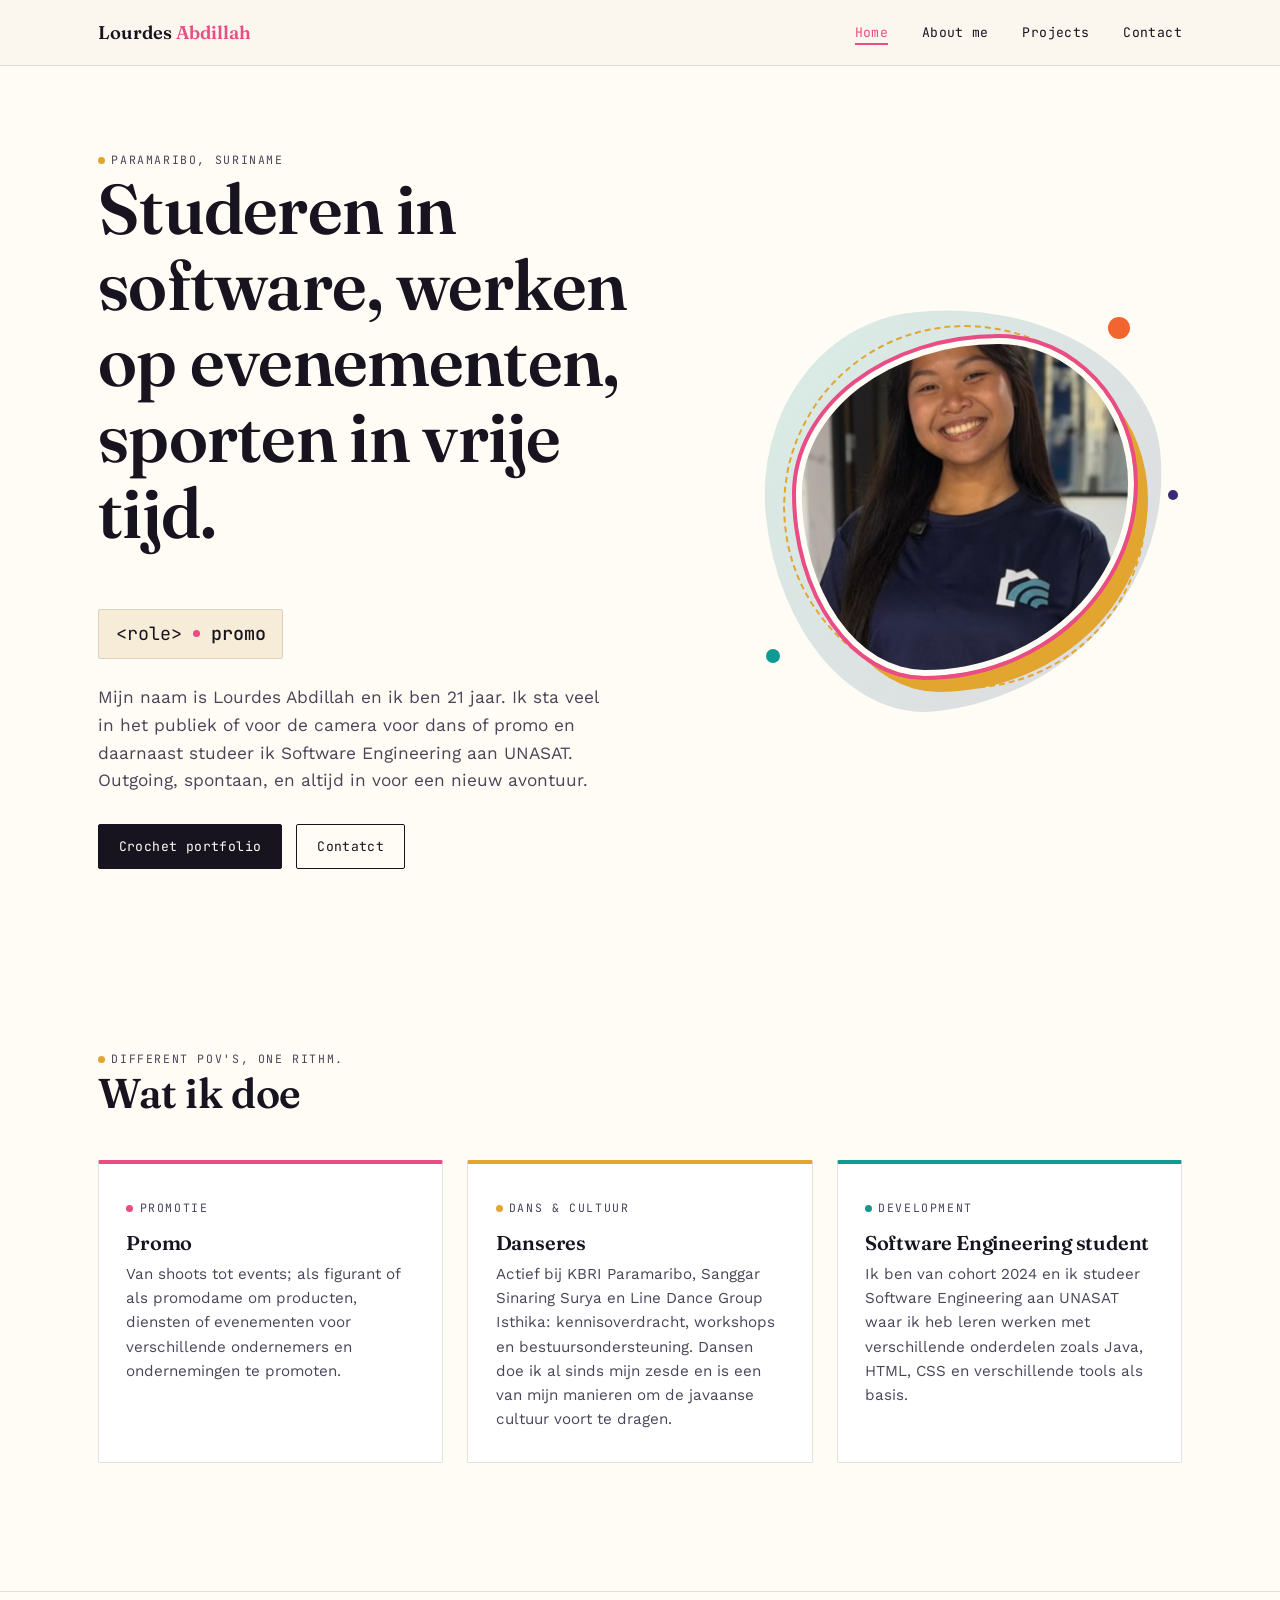
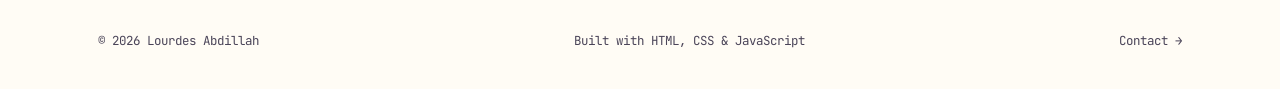
<file: index.html>
<!DOCTYPE html>
<html lang="nl">
<head>
<meta charset="UTF-8">
<meta name="viewport" content="width=device-width, initial-scale=1.0">
<title>Lourdes Abdillah — Portfolio</title>
<meta name="description" content="Portfolio van Lourdes Abdillah — Student, Promo, Dans, Sport, .">
<link rel="icon" href="./img/logo.png">
<link rel="stylesheet" href="./css/main.css">
</head>
<body>

<header class="site-header">
  <nav class="nav wrap">
    <a href="./index.html" class="brand">Lourdes <span>Abdillah</span></a>
    <button class="nav-toggle" aria-label="Menu openen" aria-expanded="false">
      <span></span><span></span><span></span>
    </button>
    <ul class="nav-links">
      <li><a href="./index.html" aria-current="page">Home</a></li>
      <li><a href="./about.html">About me</a></li>
      <li><a href="./work.html">Projects</a></li>
      <li><a href="./contact.html">Contact</a></li>
    </ul>
  </nav>
</header>

<main>

  <!-- ============ HERO ============ -->
  <section class="hero wrap">
    <div>
      <span class="eyebrow"><span class="dot"></span>Paramaribo, Suriname</span>
      <h1>Studeren in software, werken op evenementen, sporten in vrije tijd.</h1>

      <div class="role-rotator">
        <span class="role-text"></span>
        <span id="roleDot" class="dot"></span>
        <span id="roleWord">promo</span>
      </div>

      <p class="hero-lede">
        Mijn naam is Lourdes Abdillah en ik ben 21 jaar. Ik sta veel in het publiek of voor de camera voor dans of promo en daarnaast studeer ik Software Engineering aan UNASAT.
        Outgoing, spontaan, en altijd in voor een nieuw avontuur.
      </p>

      <div class="hero-actions">
        <a href="./work.html" class="btn primary">Crochet portfolio</a>
        <a href="./contact.html" class="btn ghost">Contatct</a>
      </div>
    </div>

    <div class="hero-art">
      <div class="photo-backdrop" aria-hidden="true"></div>
      <div class="photo-ring" aria-hidden="true"></div>
      <span class="sticker-dot s1" aria-hidden="true"></span>
      <span class="sticker-dot s2" aria-hidden="true"></span>
      <span class="sticker-dot s3" aria-hidden="true"></span>
      <div class="photo-blob">
        <img src="./img/headshot.jpg" alt="Portret Lourdes Abdillah">
      </div>
    </div>
  </section>

  <!-- ============ WAT IK DOE ============ -->
  <section class="wrap">
    <div class="section-head">
      <span class="eyebrow"><span class="dot"></span>Different POV's, one rithm.</span>
      <h2>Wat ik doe</h2>
    </div>

    <div class="grid-3">
      <div class="card card-pink">
        <span class="eyebrow"><span class="dot pink"></span>promotie</span>
        <h3>Promo</h3>
        <p>Van shoots tot events; als figurant of als promodame om producten, diensten of evenementen voor 
          verschillende ondernemers en ondernemingen te promoten.</p>
      </div>
      <div class="card card-gold">
        <span class="eyebrow"><span class="dot"></span>dans &amp; cultuur</span>
        <h3>Danseres</h3>
        <p>Actief bij KBRI Paramaribo, Sanggar Sinaring Surya en Line Dance Group Isthika: kennisoverdracht, workshops
          en bestuursondersteuning. Dansen doe ik al sinds mijn zesde en is een van mijn manieren om de javaanse cultuur voort te dragen.</p>
      </div>
      <div class="card card-teal">
        <span class="eyebrow"><span class="dot teal"></span>development</span>
        <h3>Software Engineering student</h3>
        <p>Ik ben van cohort 2024  en ik studeer Software Engineering aan UNASAT waar ik heb leren werken met verschillende onderdelen zoals  Java, HTML, CSS en
          verschillende tools als basis.</p>
      </div>
    </div>
  </section>



 

</main>

<footer class="site-footer">
  <div class="wrap footer-inner">
    <span>© 2026 Lourdes Abdillah</span>
    <span>Built with HTML, CSS &amp; JavaScript</span>
    <a href="./contact.html">Contact →</a>
  </div>
</footer>

<script src="./js/main.js"></script>
</body>
</html>
</file>
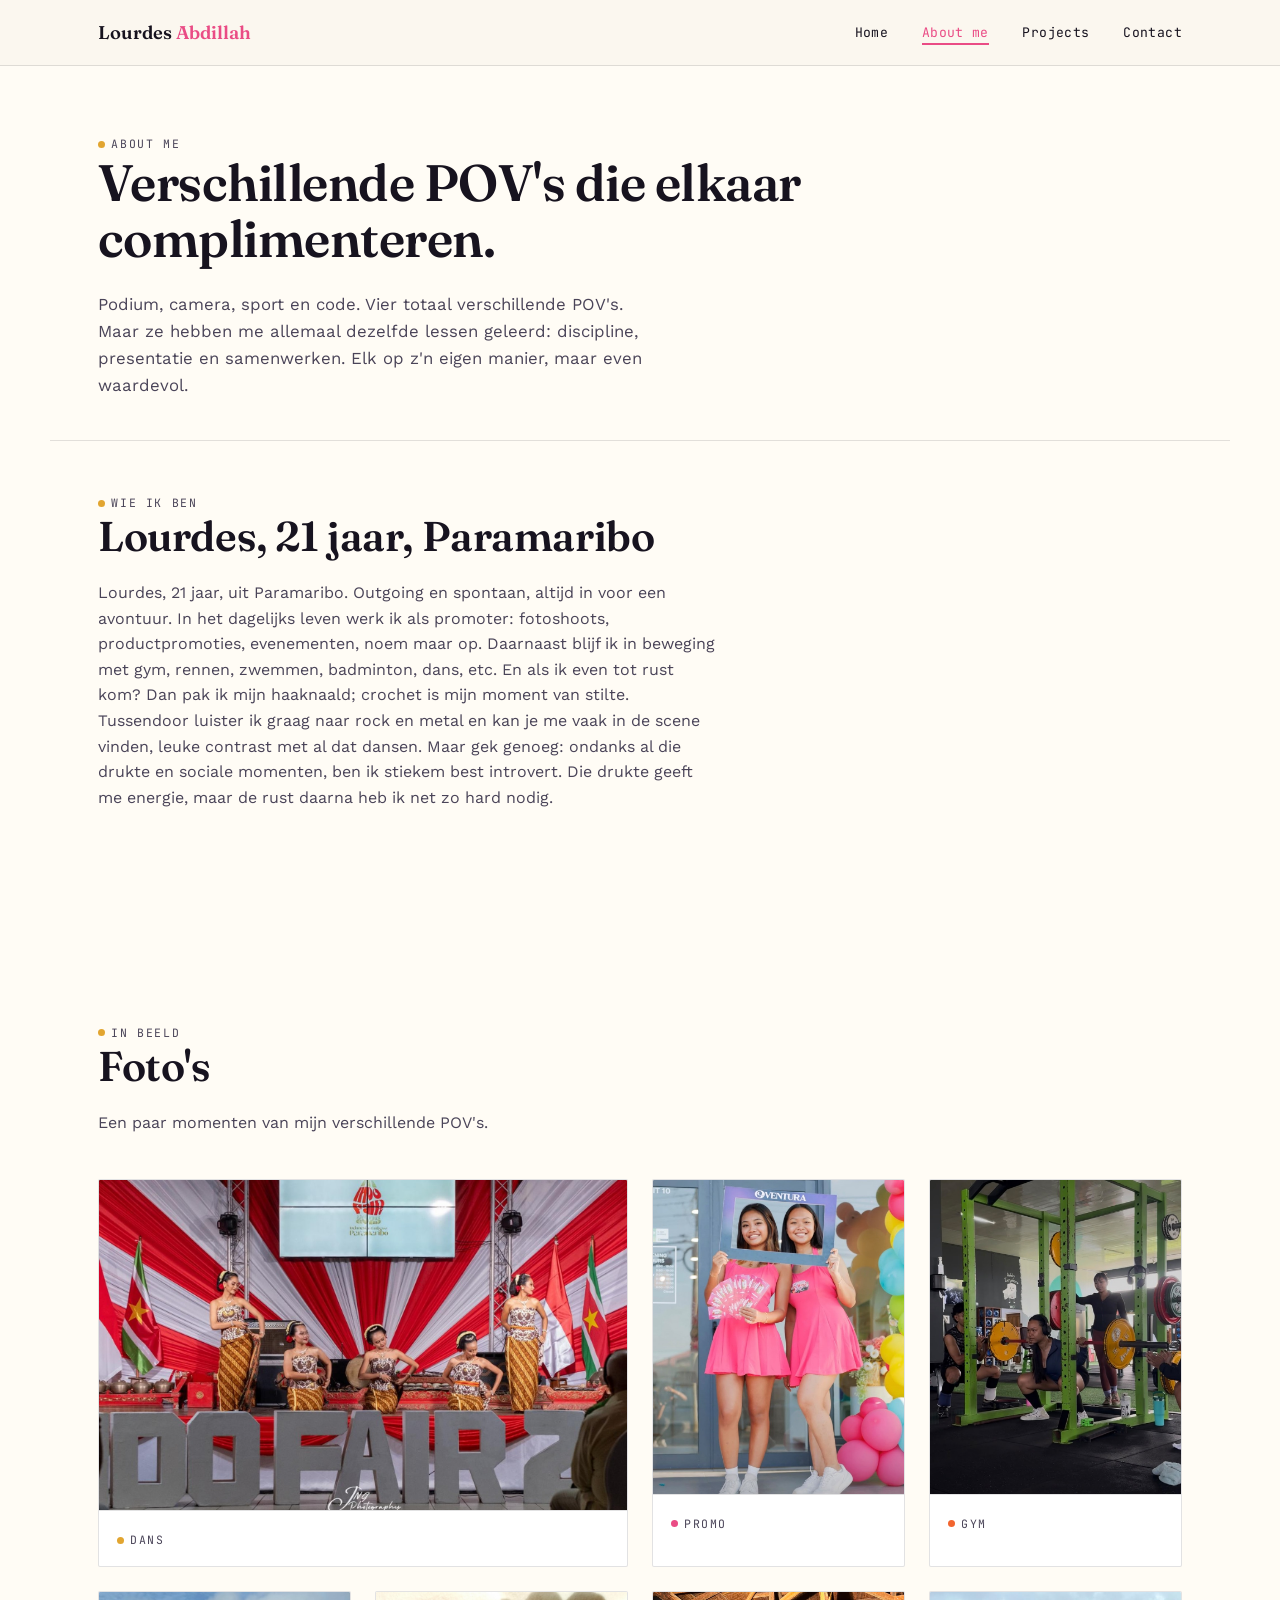
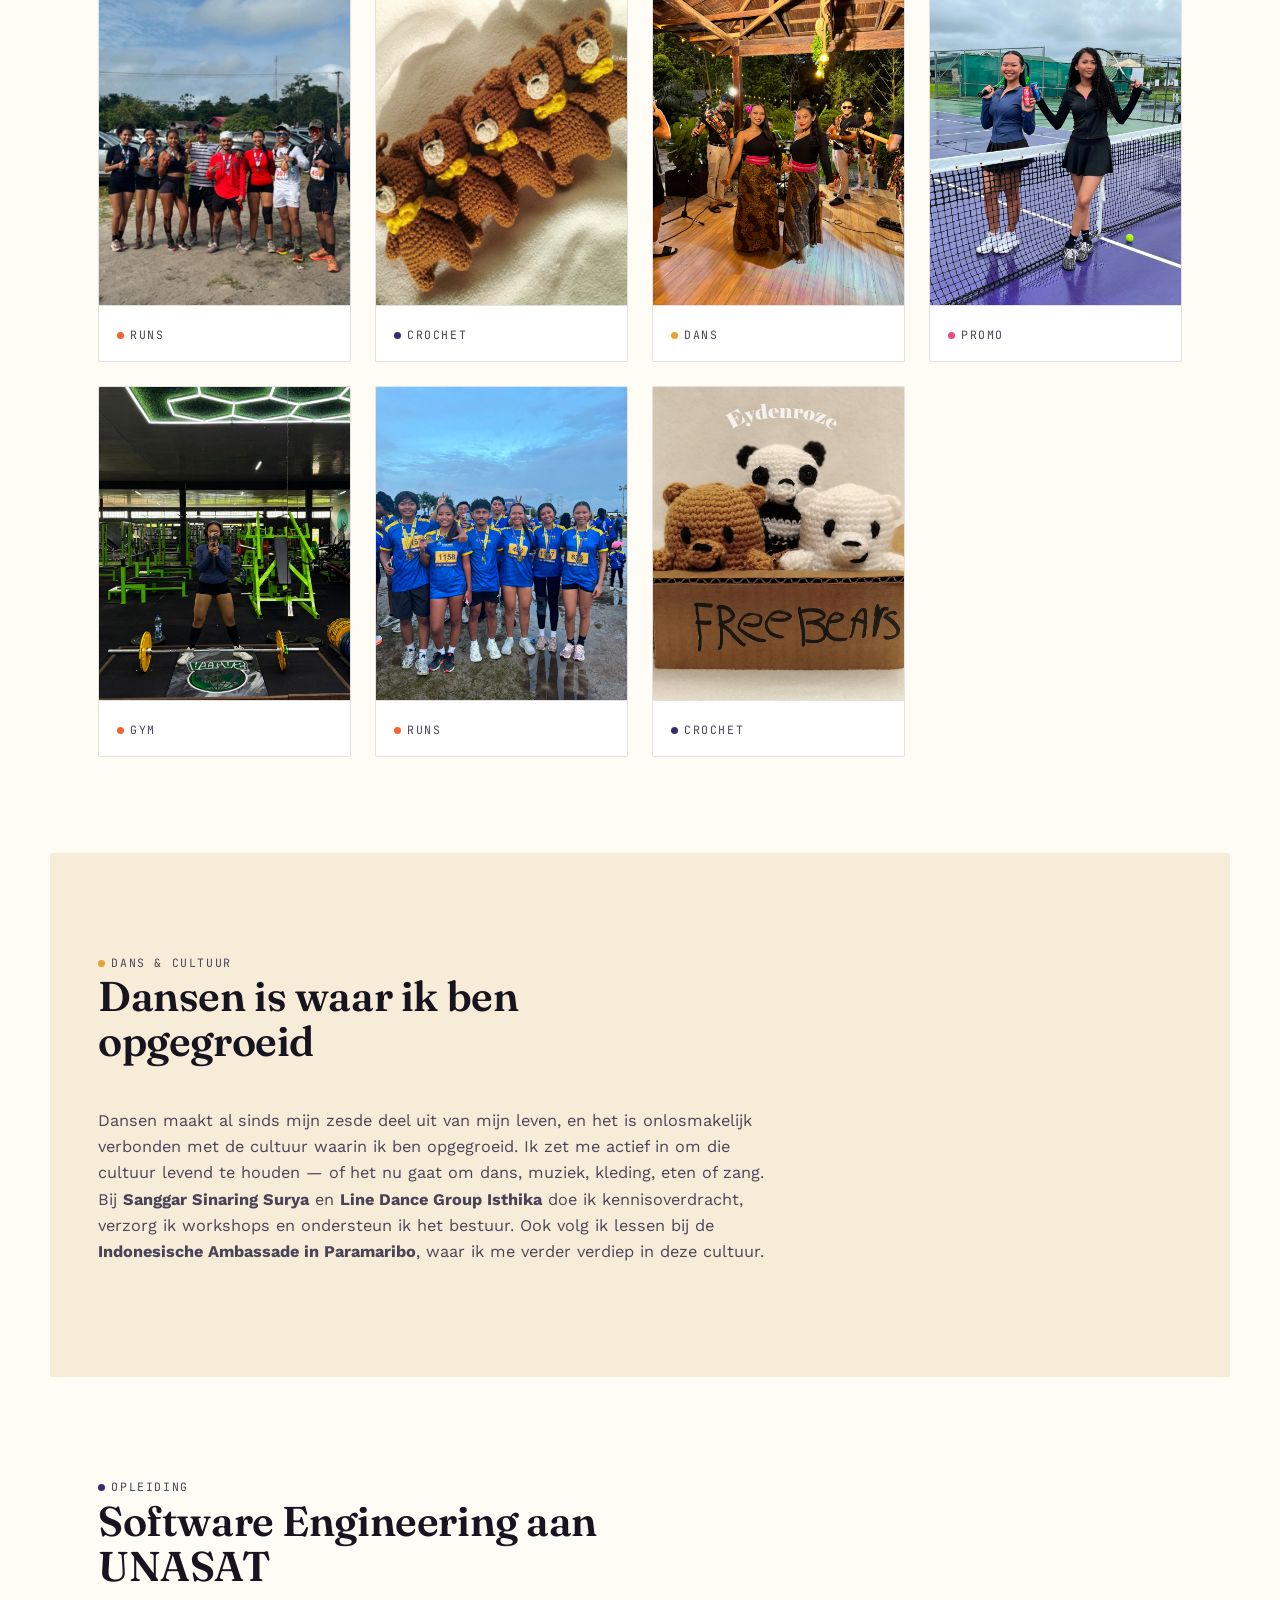
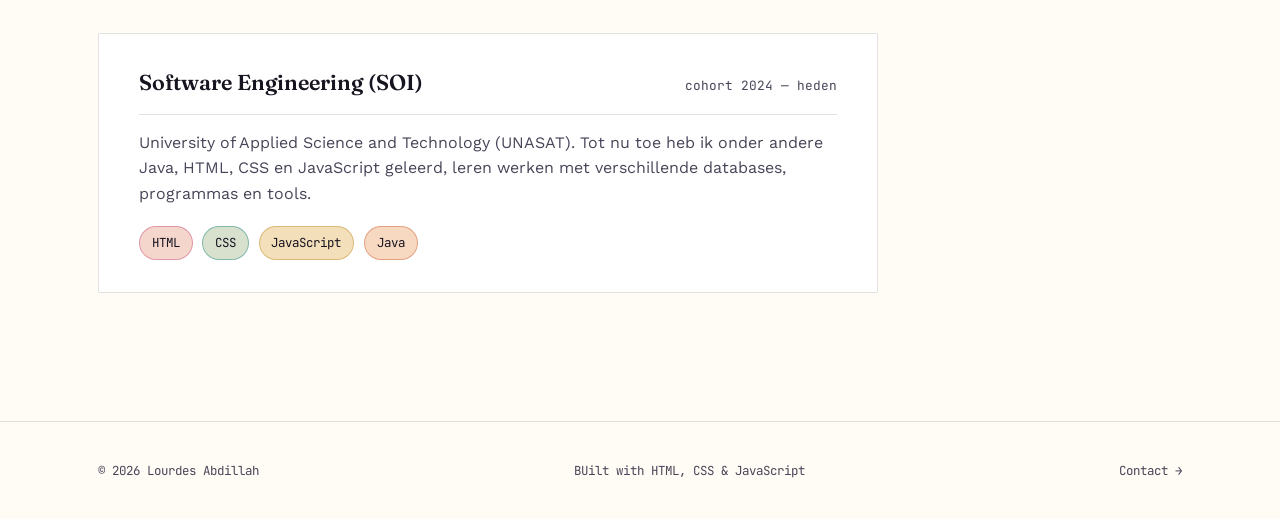
<file: about.html>
<!DOCTYPE html>
<html lang="nl">
<head>
<meta charset="UTF-8">
<meta name="viewport" content="width=device-width, initial-scale=1.0">
<title>About me — Lourdes Abdillah</title>
<meta name="description" content="Meer over Lourdes Abdillah — achtergrond, opleiding en de werelden waarin ze actief is.">
<link rel="icon" href="./img/logo.png">
<link rel="stylesheet" href="./css/main.css">
<link rel="stylesheet" href="./css/about.css">
</head>
<body>

<header class="site-header">
  <nav class="nav wrap">
    <a href="./index.html" class="brand">Lourdes <span>Abdillah</span></a>
    <button class="nav-toggle" aria-label="Menu openen" aria-expanded="false">
      <span></span><span></span><span></span>
    </button>
    <ul class="nav-links">
      <li><a href="./index.html">Home</a></li>
      <li><a href="./about.html" aria-current="page">About me</a></li>
      <li><a href="./work.html">Projects</a></li>
      <li><a href="./contact.html">Contact</a></li>
    </ul>
  </nav>
</header>

<main>

  <section class="page-banner wrap">
    <span class="eyebrow"><span class="dot"></span>About me</span>
    <h1>Verschillende POV's die elkaar complimenteren.</h1>
    <p class="lede">Podium, camera, sport en code. Vier totaal verschillende POV's. Maar ze hebben me allemaal dezelfde lessen geleerd: discipline, presentatie en samenwerken. Elk op z'n eigen manier, maar even waardevol.</p>
  </section>

  <!-- ============ INTRO ============ -->
  <section class="wrap about-intro">
    <div class="about-copy">
      <span class="eyebrow"><span class="dot"></span>wie ik ben</span>
      <h2>Lourdes, 21 jaar, Paramaribo</h2>
      <p>Lourdes, 21 jaar, uit Paramaribo. Outgoing en spontaan, altijd in voor een avontuur. In het dagelijks leven werk ik als promoter: fotoshoots, productpromoties, evenementen, noem maar op. Daarnaast blijf ik in beweging met gym, rennen, zwemmen, badminton, dans, etc. En als ik even tot rust kom? Dan pak ik mijn haaknaald; crochet is mijn moment van stilte. Tussendoor luister ik graag naar rock en metal en kan je me vaak in de scene vinden, leuke contrast met al dat dansen. Maar gek genoeg: ondanks al die drukte en sociale momenten, ben ik stiekem best introvert. Die drukte geeft me energie, maar de rust daarna heb ik net zo hard nodig.
</p>
    </div>
  </section>

  <!-- ============ IN BEELD ============ -->
  <section class="wrap">
    <div class="section-head">
      <span class="eyebrow"><span class="dot"></span>in beeld</span>
      <h2>Foto's</h2>
      <p>Een paar momenten van mijn verschillende POV's.</p>
    </div>
    <div class="photo-grid">
      <figure class="photo-item wide">
        <img src="./img/dans-1.jpg" alt="Dans">
        <figcaption><span class="eyebrow"><span class="dot gold"></span>dans</span></figcaption>
      </figure>
      <figure class="photo-item">
        <img src="./img/promo-1.jpg" alt="Promo">
        <figcaption><span class="eyebrow"><span class="dot pink"></span>promo</span></figcaption>
      </figure>
      <figure class="photo-item">
        <img src="./img/sport-1.jpg" alt="Gym">
        <figcaption><span class="eyebrow"><span class="dot coral"></span>gym</span></figcaption>
      </figure>
      <figure class="photo-item">
        <img src="./img/hardlopen-1.jpg" alt="Runs">
        <figcaption><span class="eyebrow"><span class="dot coral"></span>runs</span></figcaption>
      </figure>
      <figure class="photo-item">
        <img src="./img/haakwerk-1.jpg" alt="Crochet">
        <figcaption><span class="eyebrow"><span class="dot indigo"></span>crochet</span></figcaption>
      </figure>
      <figure class="photo-item">
        <img src="./img/dans-2.jpg" alt="Dans">
        <figcaption><span class="eyebrow"><span class="dot gold"></span>dans</span></figcaption>
      </figure>
      <figure class="photo-item">
        <img src="./img/promo-2.jpg" alt="Promo">
        <figcaption><span class="eyebrow"><span class="dot pink"></span>promo</span></figcaption>
      </figure>
       <figure class="photo-item">
        <img src="./img/sport-2.jpg" alt="Gym">
        <figcaption><span class="eyebrow"><span class="dot coral"></span>gym</span></figcaption>
      </figure>
      <figure class="photo-item">
        <img src="./img/hardlopen-2.jpg" alt="Runs">
        <figcaption><span class="eyebrow"><span class="dot coral"></span>runs</span></figcaption>
      </figure>
       <figure class="photo-item">
        <img src="./img/haakwerk-2.jpg" alt="Crochet">
        <figcaption><span class="eyebrow"><span class="dot indigo"></span>crochet</span></figcaption>
      </figure>
    </div>
  </section>

  <!-- ============ DANS & CULTUUR ============ -->
  <section class="wrap alt-block">
    <div class="section-head">
      <span class="eyebrow"><span class="dot gold"></span>dans &amp; cultuur</span>
      <h2>Dansen is waar ik ben opgegroeid</h2>
    </div>
    <p class="block-copy">Dansen maakt al sinds mijn zesde deel uit van mijn leven, en het is
      onlosmakelijk verbonden met de cultuur waarin ik ben opgegroeid. Ik zet me actief in om die
      cultuur levend te houden — of het nu gaat om dans, muziek, kleding, eten of zang. Bij
      <strong>Sanggar Sinaring Surya</strong> en <strong>Line Dance Group Isthika</strong> doe ik
      kennisoverdracht, verzorg ik workshops en ondersteun ik het bestuur. Ook volg ik lessen bij de
      <strong>Indonesische Ambassade in Paramaribo</strong>, waar ik me verder verdiep in deze
      cultuur.</p>
  </section>

  <!-- ============ OPLEIDING ============ -->
  <section class="wrap">
    <div class="section-head">
      <span class="eyebrow"><span class="dot indigo"></span>opleiding</span>
      <h2>Software Engineering aan UNASAT</h2>
    </div>

    <div class="edu-card">
      <div class="edu-top">
        <span class="edu-role">Software Engineering (SOI)</span>
        <span class="edu-period">cohort 2024 — heden</span>
      </div>
      <p>University of Applied Science and Technology (UNASAT). Tot nu toe heb ik onder
        andere Java, HTML, CSS en JavaScript geleerd, leren werken met verschillende databases, programmas en tools.</p>
      <div class="skill-strip">
        <span class="skill-pill">HTML</span>
        <span class="skill-pill">CSS</span>
        <span class="skill-pill">JavaScript</span>
        <span class="skill-pill">Java</span>
      </div>
    </div>
  </section>



</main>

<footer class="site-footer">
  <div class="wrap footer-inner">
    <span>© 2026 Lourdes Abdillah</span>
    <span>BUilt with HTML, CSS &amp; JavaScript</span>
    <a href="./contact.html">Contact →</a>
  </div>
</footer>

<script src="./js/main.js"></script>
</body>
</html>
</file>
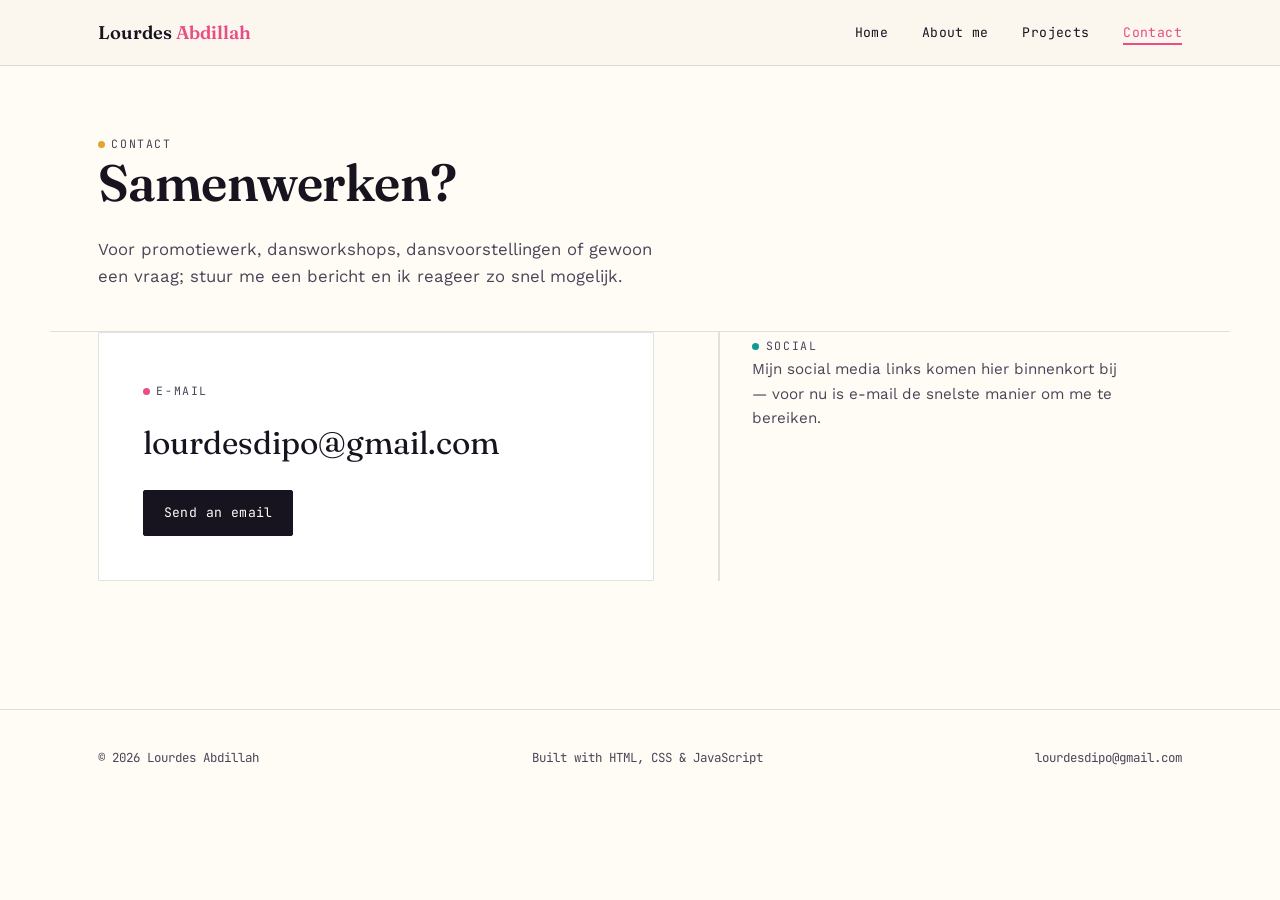
<file: contact.html>
<!DOCTYPE html>
<html lang="nl">
<head>
<meta charset="UTF-8">
<meta name="viewport" content="width=device-width, initial-scale=1.0">
<title>Contact — Lourdes Abdillah</title>
<meta name="description" content="Neem contact op met Lourdes Abdillah.">
<link rel="icon" href="./img/logo.png">
<link rel="stylesheet" href="./css/main.css">
<link rel="stylesheet" href="./css/contact.css">
</head>
<body>

<header class="site-header">
  <nav class="nav wrap">
    <a href="./index.html" class="brand">Lourdes <span>Abdillah</span></a>
    <button class="nav-toggle" aria-label="Menu openen" aria-expanded="false">
      <span></span><span></span><span></span>
    </button>
    <ul class="nav-links">
      <li><a href="./index.html">Home</a></li>
      <li><a href="./about.html">About me</a></li>
      <li><a href="./work.html">Projects</a></li>
      <li><a href="./contact.html" aria-current="page">Contact</a></li>
    </ul>
  </nav>
</header>

<main>

  <section class="page-banner wrap">
    <span class="eyebrow"><span class="dot"></span>Contact</span>
    <h1>Samenwerken?</h1>
    <p class="lede">Voor promotiewerk, dansworkshops, dansvoorstellingen of gewoon een vraag; stuur me een bericht en
      ik reageer zo snel mogelijk.</p>
  </section>

  <section class="wrap contact-block">
    <div class="contact-primary">
      <span class="eyebrow"><span class="dot pink"></span>e-mail</span>
      <a class="contact-email" href="mailto:lourdesdipo@gmail.com">lourdesdipo@gmail.com</a>
      <a class="btn primary contact-cta" href="mailto:lourdesdipo@gmail.com">Send an email</a>
    </div>

    <div class="contact-note">
      <span class="eyebrow"><span class="dot teal"></span>social</span>
      <p>Mijn social media links komen hier binnenkort bij — voor nu is e-mail de snelste manier om
        me te bereiken.</p>
    </div>
  </section>

</main>

<footer class="site-footer">
  <div class="wrap footer-inner">
    <span>© 2026 Lourdes Abdillah</span>
    <span>Built with HTML, CSS &amp; JavaScript</span>
    <a href="mailto:lourdesdipo@gmail.com">lourdesdipo@gmail.com</a>
  </div>
</footer>

<script src="./js/main.js"></script>
</body>
</html>
</file>
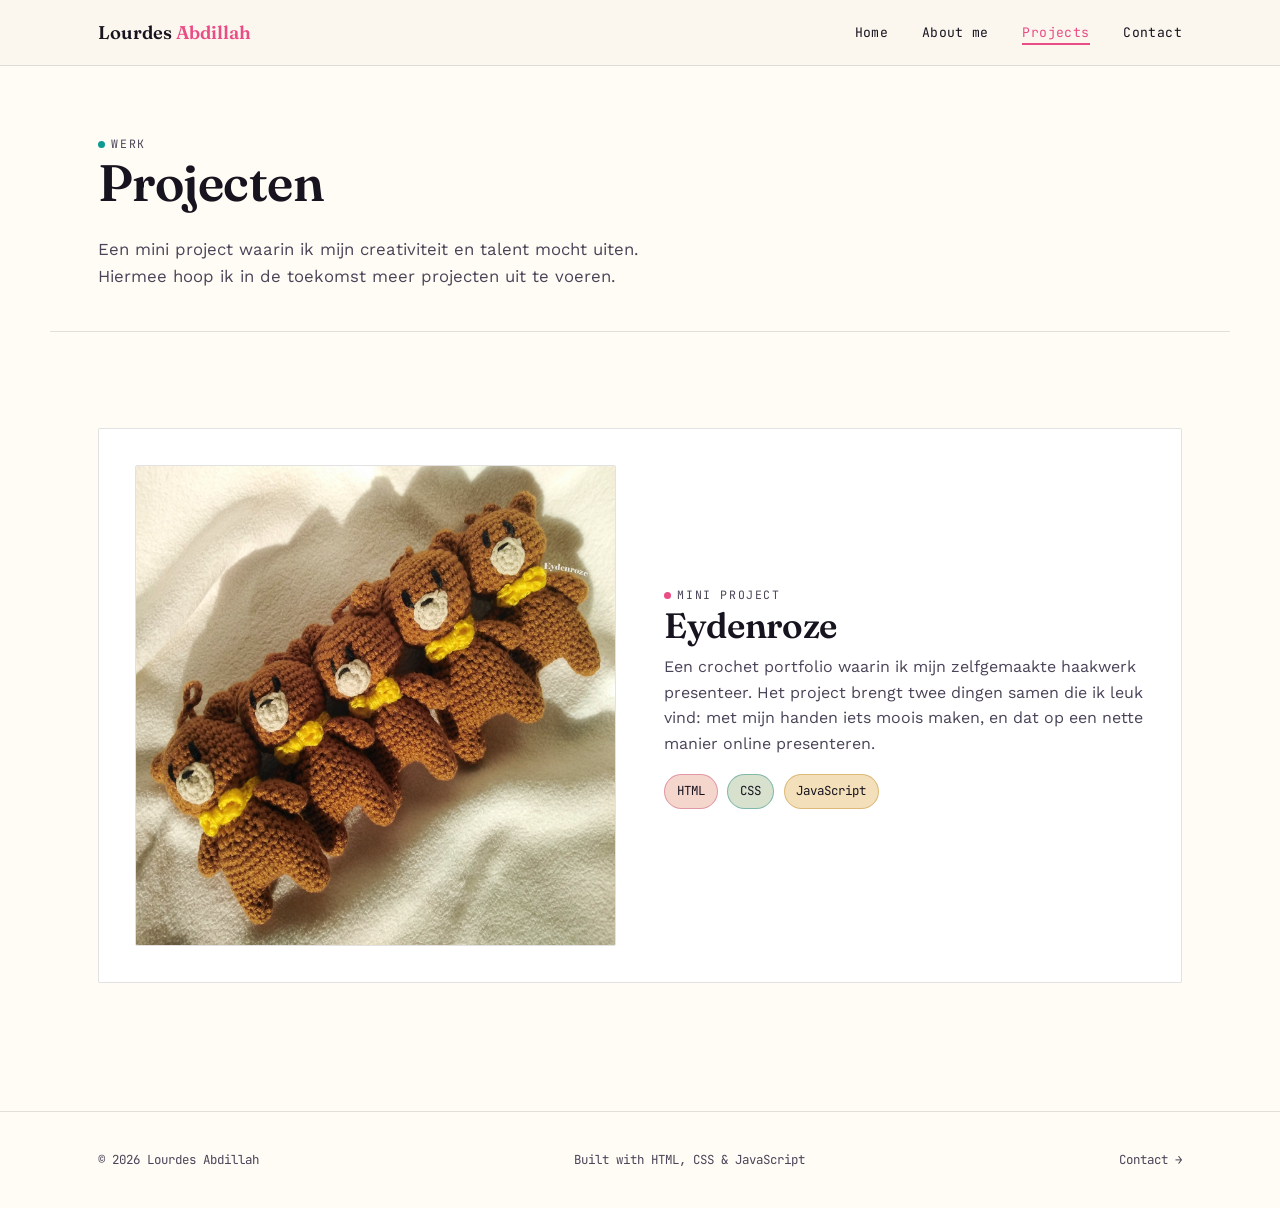
<file: work.html>
<!DOCTYPE html>
<html lang="nl">
<head>
<meta charset="UTF-8">
<meta name="viewport" content="width=device-width, initial-scale=1.0">
<title>Projects — Lourdes Abdillah</title>
<meta name="description" content="Projecten van Lourdes Abdillah, waaronder Eydenroze; een crochet portfolio.">
<link rel="icon" href="./img/logo.png">
<link rel="stylesheet" href="./css/main.css">
<link rel="stylesheet" href="./css/work.css">
</head>
<body>

<header class="site-header">
  <nav class="nav wrap">
    <a href="./index.html" class="brand">Lourdes <span>Abdillah</span></a>
    <button class="nav-toggle" aria-label="Menu openen" aria-expanded="false">
      <span></span><span></span><span></span>
    </button>
    <ul class="nav-links">
      <li><a href="./index.html">Home</a></li>
      <li><a href="./about.html">About me</a></li>
      <li><a href="./work.html" aria-current="page">Projects</a></li>
      <li><a href="./contact.html">Contact</a></li>
    </ul>
  </nav>
</header>

<main>

  <section class="page-banner wrap">
    <span class="eyebrow"><span class="dot teal"></span>Werk</span>
    <h1>Projecten</h1>
    <p class="lede">Een mini project waarin ik mijn creativiteit en talent mocht uiten. Hiermee hoop ik in de toekomst meer projecten uit te  voeren.</p>
  </section>

  <section class="wrap">
    <article class="project-card">
      <div class="project-visual">
        <img src="./img/haakwerk-1.jpg" alt="Crochet.">
      </div>
      <div class="project-info">
        <span class="eyebrow"><span class="dot pink"></span>Mini project</span>
        <h2>Eydenroze</h2>
        <p>Een crochet portfolio waarin ik mijn zelfgemaakte haakwerk presenteer. Het project brengt twee dingen samen die ik leuk vind: met mijn handen
          iets moois maken, en dat op een nette manier online presenteren.</p>
        <div class="skill-strip">
          <span class="skill-pill">HTML</span>
          <span class="skill-pill">CSS</span>
          <span class="skill-pill">JavaScript</span>
        </div>
      </div>
    </article>
  </section>



</main>

<footer class="site-footer">
  <div class="wrap footer-inner">
    <span>© 2026 Lourdes Abdillah</span>
    <span>Built with HTML, CSS &amp; JavaScript</span>
    <a href="./contact.html">Contact →</a>
  </div>
</footer>

<script src="./js/main.js"></script>
</body>
</html>
</file>
<file: css/main.css>
@import url('https://fonts.googleapis.com/css2?family=Fraunces:opsz,wght@9..144,400;9..144,500;9..144,600;9..144,700&family=Work+Sans:wght@400;500;600;700&family=JetBrains+Mono:wght@400;500&display=swap');

:root {
  /* --- color tokens --- */
  --ink: #17131f;
  --ink-soft: #4a4458;
  --paper: #fffcf5;
  --paper-dim: #f7ecd8;
  --gold: #e2a530;
  --berry: #a63a56;
  --indigo: #382c72;
  --pink: #ea4c85;
  --teal: #0f9a92;
  --coral: #f2652f;
  --line: rgba(23, 19, 31, 0.12);

  /* --- type --- */
  --f-display: 'Fraunces', serif;
  --f-body: 'Work Sans', sans-serif;
  --f-mono: 'JetBrains Mono', monospace;

  /* --- layout --- */
  --maxw: 1180px;
  --gutter: clamp(1.25rem, 4vw, 3rem);
  --radius: 2px;
}

* { box-sizing: border-box; }
html { scroll-behavior: smooth; }

body {
  margin: 0;
  background: var(--paper);
  color: var(--ink);
  font-family: var(--f-body);
  font-size: 16px;
  line-height: 1.6;
  -webkit-font-smoothing: antialiased;
}

img { max-width: 100%; display: block; }

a {
  color: inherit;
  text-decoration: none;
}

h1, h2, h3, h4 {
  font-family: var(--f-display);
  font-weight: 600;
  line-height: 1.08;
  margin: 0 0 0.5em;
  letter-spacing: -0.01em;
}

p { margin: 0 0 1em; color: var(--ink-soft); }

.wrap {
  max-width: var(--maxw);
  margin-inline: auto;
  padding-inline: var(--gutter);
}

.eyebrow {
  font-family: var(--f-mono);
  font-size: 0.72rem;
  letter-spacing: 0.14em;
  text-transform: uppercase;
  color: var(--ink-soft);
  display: inline-flex;
  align-items: center;
  gap: 0.55em;
}

.dot {
  width: 7px;
  height: 7px;
  border-radius: 50%;
  display: inline-block;
  background: var(--gold);
}
.dot.berry { background: var(--berry); }
.dot.indigo { background: var(--indigo); }
.dot.pink { background: var(--pink); }
.dot.teal { background: var(--teal); }
.dot.coral { background: var(--coral); }
.dot.gold { background: var(--gold); }

section { padding-block: clamp(3rem, 8vw, 6rem); }

.section-head { max-width: 640px; margin-bottom: 2.75rem; }
.section-head h2 { font-size: clamp(1.8rem, 3.4vw, 2.6rem); }

/* --- buttons --- */
.btn {
  display: inline-flex;
  align-items: center;
  gap: 0.6em;
  font-family: var(--f-mono);
  font-size: 0.82rem;
  letter-spacing: 0.03em;
  padding: 0.85em 1.5em;
  border: 1px solid var(--ink);
  border-radius: var(--radius);
  transition: background 0.2s ease, color 0.2s ease, transform 0.2s ease;
}
.btn.primary {
  background: var(--ink);
  color: var(--paper);
}
.btn.primary:hover {
  background: linear-gradient(100deg, var(--pink), var(--coral));
  border-color: transparent;
  transform: translateY(-1px);
}
.btn.ghost:hover {
  background: linear-gradient(100deg, var(--teal), var(--indigo));
  color: var(--paper);
  border-color: transparent;
  transform: translateY(-1px);
}

/* =========================================================
   Navigation
   ========================================================= */
.site-header {
  position: sticky;
  top: 0;
  z-index: 50;
  background: rgba(251, 246, 238, 0.88);
  backdrop-filter: blur(10px);
  border-bottom: 1px solid var(--line);
}

.nav {
  display: flex;
  align-items: center;
  justify-content: space-between;
  padding-block: 1.1rem;
}

.brand {
  font-family: var(--f-display);
  font-weight: 600;
  font-size: 1.15rem;
}
.brand span { color: var(--pink); }

.nav-links {
  display: flex;
  gap: 2.1rem;
  list-style: none;
  margin: 0;
  padding: 0;
  font-family: var(--f-mono);
  font-size: 0.82rem;
  letter-spacing: 0.03em;
}

.nav-links a {
  position: relative;
  padding-bottom: 4px;
}
.nav-links a::after {
  content: '';
  position: absolute;
  left: 0; bottom: 0;
  width: 0; height: 2px;
  background: var(--pink);
  transition: width 0.25s ease;
}
.nav-links a:hover::after,
.nav-links a[aria-current="page"]::after { width: 100%; }
.nav-links a[aria-current="page"] { color: var(--pink); }

.nav-toggle {
  display: none;
  flex-direction: column;
  gap: 5px;
  background: none;
  border: none;
  cursor: pointer;
  padding: 6px;
}
.nav-toggle span {
  width: 22px;
  height: 2px;
  background: var(--ink);
  display: block;
  transition: transform 0.25s ease, opacity 0.25s ease;
}

@media (max-width: 760px) {
  .nav-toggle { display: flex; }
  .nav-links {
    position: absolute;
    top: 100%;
    left: 0; right: 0;
    background: var(--paper);
    border-bottom: 1px solid var(--line);
    flex-direction: column;
    gap: 0;
    max-height: 0;
    overflow: hidden;
    transition: max-height 0.3s ease;
  }
  .nav-links.open { max-height: 320px; }
  .nav-links li { border-top: 1px solid var(--line); }
  .nav-links a { display: block; padding: 1rem var(--gutter); }
  .nav-links a::after { display: none; }
  body.nav-open .nav-toggle span:nth-child(1) { transform: translateY(7px) rotate(45deg); }
  body.nav-open .nav-toggle span:nth-child(2) { opacity: 0; }
  body.nav-open .nav-toggle span:nth-child(3) { transform: translateY(-7px) rotate(-45deg); }
}

/* =========================================================
   Hero (home)
   ========================================================= */
.hero {
  padding-block: clamp(2.5rem, 8vw, 5rem);
  display: grid;
  grid-template-columns: 1.15fr 0.85fr;
  gap: clamp(2rem, 5vw, 4rem);
  align-items: center;
}

.hero h1 {
  font-size: clamp(2.6rem, 6vw, 4.4rem);
}

.role-rotator {
  font-family: var(--f-mono);
  font-size: clamp(0.95rem, 1.6vw, 1.15rem);
  display: inline-flex;
  align-items: center;
  gap: 0.6em;
  margin: 1.4rem 0 1.6rem;
  padding: 0.5em 0.9em;
  border: 1px solid var(--line);
  border-radius: var(--radius);
  background: var(--paper-dim);
}
.role-rotator .dot { transition: background 0.4s ease; }
.role-rotator .role-text::before { content: '<role>'; }
#roleWord { color: var(--ink); font-weight: 500; }

.hero-lede { font-size: 1.08rem; max-width: 46ch; }

.hero-actions { display: flex; gap: 0.9rem; flex-wrap: wrap; margin-top: 1.8rem; }

.hero-art {
  position: relative;
  aspect-ratio: 1 / 1;
  display: grid;
  place-items: center;
}

.photo-backdrop {
  position: absolute;
  inset: 4%;
  background: linear-gradient(135deg, var(--teal), var(--indigo));
  border-radius: 42% 58% 63% 37% / 47% 41% 59% 53%;
  transform: rotate(-6deg);
  opacity: 0.16;
  z-index: 0;
}

.photo-ring {
  position: absolute;
  inset: 8%;
  border: 2px dashed var(--gold);
  border-radius: 50%;
  z-index: 0;
  animation: spin 40s linear infinite;
}

.photo-blob {
  position: relative;
  z-index: 2;
  width: 78%;
  aspect-ratio: 1 / 1;
  overflow: hidden;
  border-radius: 60% 40% 62% 38% / 46% 43% 57% 54%;
  border: 6px solid var(--paper);
  outline: 4px solid var(--pink);
  box-shadow: 14px 16px 0 0 var(--gold);
}
.photo-blob img {
  width: 100%;
  height: 100%;
  object-fit: cover;
}

.sticker-dot {
  position: absolute;
  border-radius: 50%;
  z-index: 3;
}
.sticker-dot.s1 { width: 22px; height: 22px; background: var(--coral); top: 6%; right: 12%; }
.sticker-dot.s2 { width: 14px; height: 14px; background: var(--teal); bottom: 14%; left: 4%; }
.sticker-dot.s3 { width: 10px; height: 10px; background: var(--indigo); top: 46%; right: 1%; }

@keyframes spin { from { transform: rotate(0deg); } to { transform: rotate(360deg); } }
@media (prefers-reduced-motion: reduce) { .photo-ring { animation: none; } }

@media (max-width: 860px) {
  .hero { grid-template-columns: 1fr; }
  .hero-art { max-width: 340px; margin-inline: auto; order: -1; }
}

/* =========================================================
   Cards (home "what I do" + skills)
   ========================================================= */
.grid-3 {
  display: grid;
  grid-template-columns: repeat(3, 1fr);
  gap: 1.5rem;
}
@media (max-width: 860px) { .grid-3 { grid-template-columns: 1fr; } }

.card {
  border: 1px solid var(--line);
  border-top: 4px solid var(--gold);
  padding: 1.9rem 1.7rem;
  border-radius: var(--radius);
  background: #fff;
  transition: transform 0.2s ease;
}
.card:hover { transform: translateY(-3px); }
.card.card-pink { border-top-color: var(--pink); }
.card.card-gold { border-top-color: var(--gold); }
.card.card-teal { border-top-color: var(--teal); }
.card.card-coral { border-top-color: var(--coral); }
.card.card-indigo { border-top-color: var(--indigo); }
.card .eyebrow { margin-bottom: 0.9rem; }
.card h3 { font-size: 1.25rem; margin-bottom: 0.5rem; }
.card p { margin: 0; font-size: 0.95rem; }

.roles-list {
  list-style: none;
  margin: 0; padding: 0;
  border-top: 1px solid var(--line);
}
.roles-list li {
  display: flex;
  justify-content: space-between;
  align-items: baseline;
  gap: 1rem;
  padding: 1.15rem 0;
  border-bottom: 1px solid var(--line);
}
.roles-list .role-name { font-family: var(--f-display); font-size: 1.15rem; }
.roles-list .role-org { font-family: var(--f-mono); font-size: 0.78rem; color: var(--ink-soft); text-align: right; }

.skill-strip {
  display: flex;
  flex-wrap: wrap;
  gap: 0.6rem;
}
.skill-pill {
  font-family: var(--f-mono);
  font-size: 0.78rem;
  padding: 0.5em 0.95em;
  border: 1px solid var(--line);
  border-radius: 999px;
  background: var(--paper-dim);
}
.skill-strip .skill-pill:nth-child(5n+1) { background: color-mix(in srgb, var(--pink) 14%, var(--paper-dim)); border-color: color-mix(in srgb, var(--pink) 35%, var(--line)); }
.skill-strip .skill-pill:nth-child(5n+2) { background: color-mix(in srgb, var(--teal) 14%, var(--paper-dim)); border-color: color-mix(in srgb, var(--teal) 35%, var(--line)); }
.skill-strip .skill-pill:nth-child(5n+3) { background: color-mix(in srgb, var(--gold) 18%, var(--paper-dim)); border-color: color-mix(in srgb, var(--gold) 40%, var(--line)); }
.skill-strip .skill-pill:nth-child(5n+4) { background: color-mix(in srgb, var(--coral) 14%, var(--paper-dim)); border-color: color-mix(in srgb, var(--coral) 35%, var(--line)); }
.skill-strip .skill-pill:nth-child(5n+5) { background: color-mix(in srgb, var(--indigo) 12%, var(--paper-dim)); border-color: color-mix(in srgb, var(--indigo) 32%, var(--line)); }

/* =========================================================
   Footer
   ========================================================= */
.site-footer {
  border-top: 1px solid var(--line);
  padding-block: 2.4rem;
  margin-top: 2rem;
}
.footer-inner {
  display: flex;
  justify-content: space-between;
  align-items: center;
  flex-wrap: wrap;
  gap: 1rem;
  font-family: var(--f-mono);
  font-size: 0.78rem;
  color: var(--ink-soft);
}
.footer-inner a:hover { color: var(--berry); }

/* =========================================================
   Page banner (used on about / work / contact)
   ========================================================= */
.page-banner {
  padding-block: clamp(2.5rem, 7vw, 4rem) 1.5rem;
  border-bottom: 1px solid var(--line);
}
.page-banner h1 { font-size: clamp(2.2rem, 5vw, 3.2rem); }
.page-banner .lede { max-width: 56ch; font-size: 1.05rem; }

/* utility */
.visually-hidden {
  position: absolute; width: 1px; height: 1px;
  overflow: hidden; clip: rect(0 0 0 0); white-space: nowrap;
}

@media (prefers-reduced-motion: reduce) {
  * { animation-duration: 0.001ms !important; transition-duration: 0.001ms !important; }
}
</file>
<file: css/about.css>
/* about.css */

.about-intro {
  padding-top: clamp(2rem, 5vw, 3rem);
}
.about-copy { max-width: 62ch; }
.about-copy h2 { font-size: clamp(1.9rem, 3.6vw, 2.6rem); }

.alt-block {
  background: var(--paper-dim);
  border-radius: var(--radius);
}
.block-copy { max-width: 68ch; font-size: 1.02rem; }

.edu-card {
  border: 1px solid var(--line);
  background: #fff;
  padding: 2rem clamp(1.5rem, 4vw, 2.5rem);
  border-radius: var(--radius);
  max-width: 780px;
}
.edu-top {
  display: flex;
  justify-content: space-between;
  align-items: baseline;
  flex-wrap: wrap;
  gap: 0.5rem 1.5rem;
  margin-bottom: 0.9rem;
  border-bottom: 1px solid var(--line);
  padding-bottom: 0.9rem;
}
.edu-role { font-family: var(--f-display); font-size: 1.35rem; font-weight: 600; }
.edu-period { font-family: var(--f-mono); font-size: 0.8rem; color: var(--ink-soft); }
.edu-card .skill-strip { margin-top: 1.2rem; }

/* --- photo gallery --- */
.photo-grid {
  display: grid;
  grid-template-columns: repeat(4, 1fr);
  gap: 1.5rem;
}
@media (max-width: 980px) {
  .photo-grid { grid-template-columns: repeat(2, 1fr); }
}
@media (max-width: 560px) {
  .photo-grid { grid-template-columns: 1fr; max-width: 380px; margin-inline: auto; }
}
.photo-item {
  margin: 0;
  border: 1px solid var(--line);
  border-radius: var(--radius);
  overflow: hidden;
  background: #fff;
  transition: transform 0.2s ease;
}
.photo-item:hover { transform: translateY(-3px); }
.photo-item img {
  width: 100%;
  aspect-ratio: 4 / 5;
  object-fit: cover;
}
.photo-item.wide {
  grid-column: span 2;
}
.photo-item.wide img {
  aspect-ratio: 8 / 5;
}
@media (max-width: 560px) {
  .photo-item.wide { grid-column: span 1; }
  .photo-item.wide img { aspect-ratio: 4 / 5; }
}
.photo-item figcaption {
  padding: 0.9rem 1.1rem;
  border-top: 1px solid var(--line);
}
</file>
<file: css/contact.css>
/* contact.css */

.contact-block {
  display: grid;
  grid-template-columns: 1.2fr 1fr;
  gap: clamp(2rem, 5vw, 4rem);
  padding-top: 0;
}
@media (max-width: 780px) {
  .contact-block { grid-template-columns: 1fr; }
}

.contact-primary {
  border: 1px solid var(--line);
  background: #fff;
  padding: clamp(1.75rem, 4vw, 2.75rem);
  border-radius: var(--radius);
}
.contact-email {
  display: block;
  font-family: var(--f-display);
  font-size: clamp(1.4rem, 3.4vw, 2rem);
  margin: 0.9rem 0 1.4rem;
  word-break: break-word;
}
.contact-email:hover { color: var(--pink); }

.contact-note {
  border-left: 2px solid var(--line);
  padding-left: clamp(1.25rem, 3vw, 2rem);
}
.contact-note p { font-size: 0.95rem; max-width: 42ch; }
</file>
<file: css/work.css>
/* work.css */

.project-card {
  display: grid;
  grid-template-columns: 1fr 1fr;
  gap: clamp(1.5rem, 4vw, 3rem);
  align-items: center;
  border: 1px solid var(--line);
  padding: clamp(1.25rem, 3vw, 2.25rem);
  border-radius: var(--radius);
  background: #fff;
}
@media (max-width: 780px) {
  .project-card { grid-template-columns: 1fr; }
}

.project-visual {
  border-radius: var(--radius);
  overflow: hidden;
  border: 1px solid var(--line);
}
.project-visual img { width: 100%; height: 100%; object-fit: cover; }

.project-info h2 { font-size: clamp(1.7rem, 3vw, 2.2rem); margin-bottom: 0.6rem; }
.project-info .skill-strip { margin: 1.1rem 0 1.3rem; }

/* GitHub link */
.project-link-wrapper {
  margin-top: 1.2rem;
}
</file>
